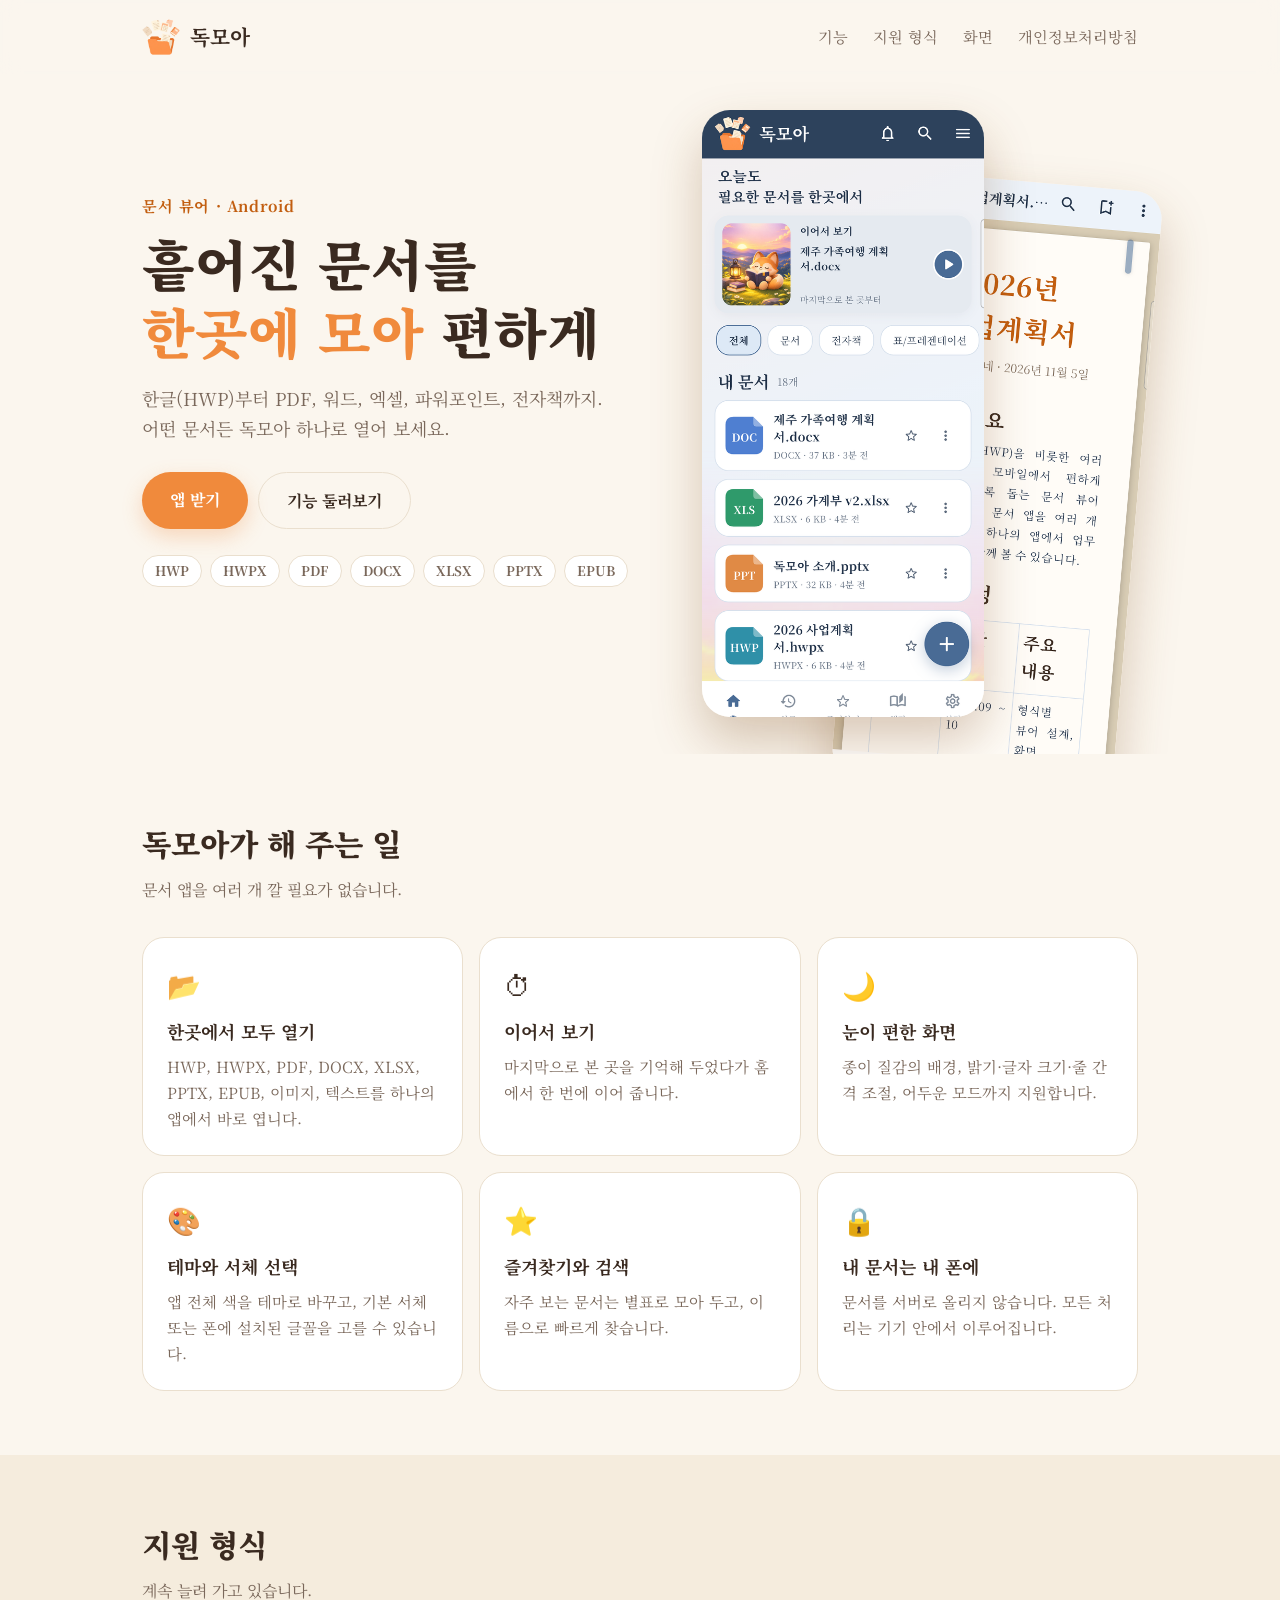
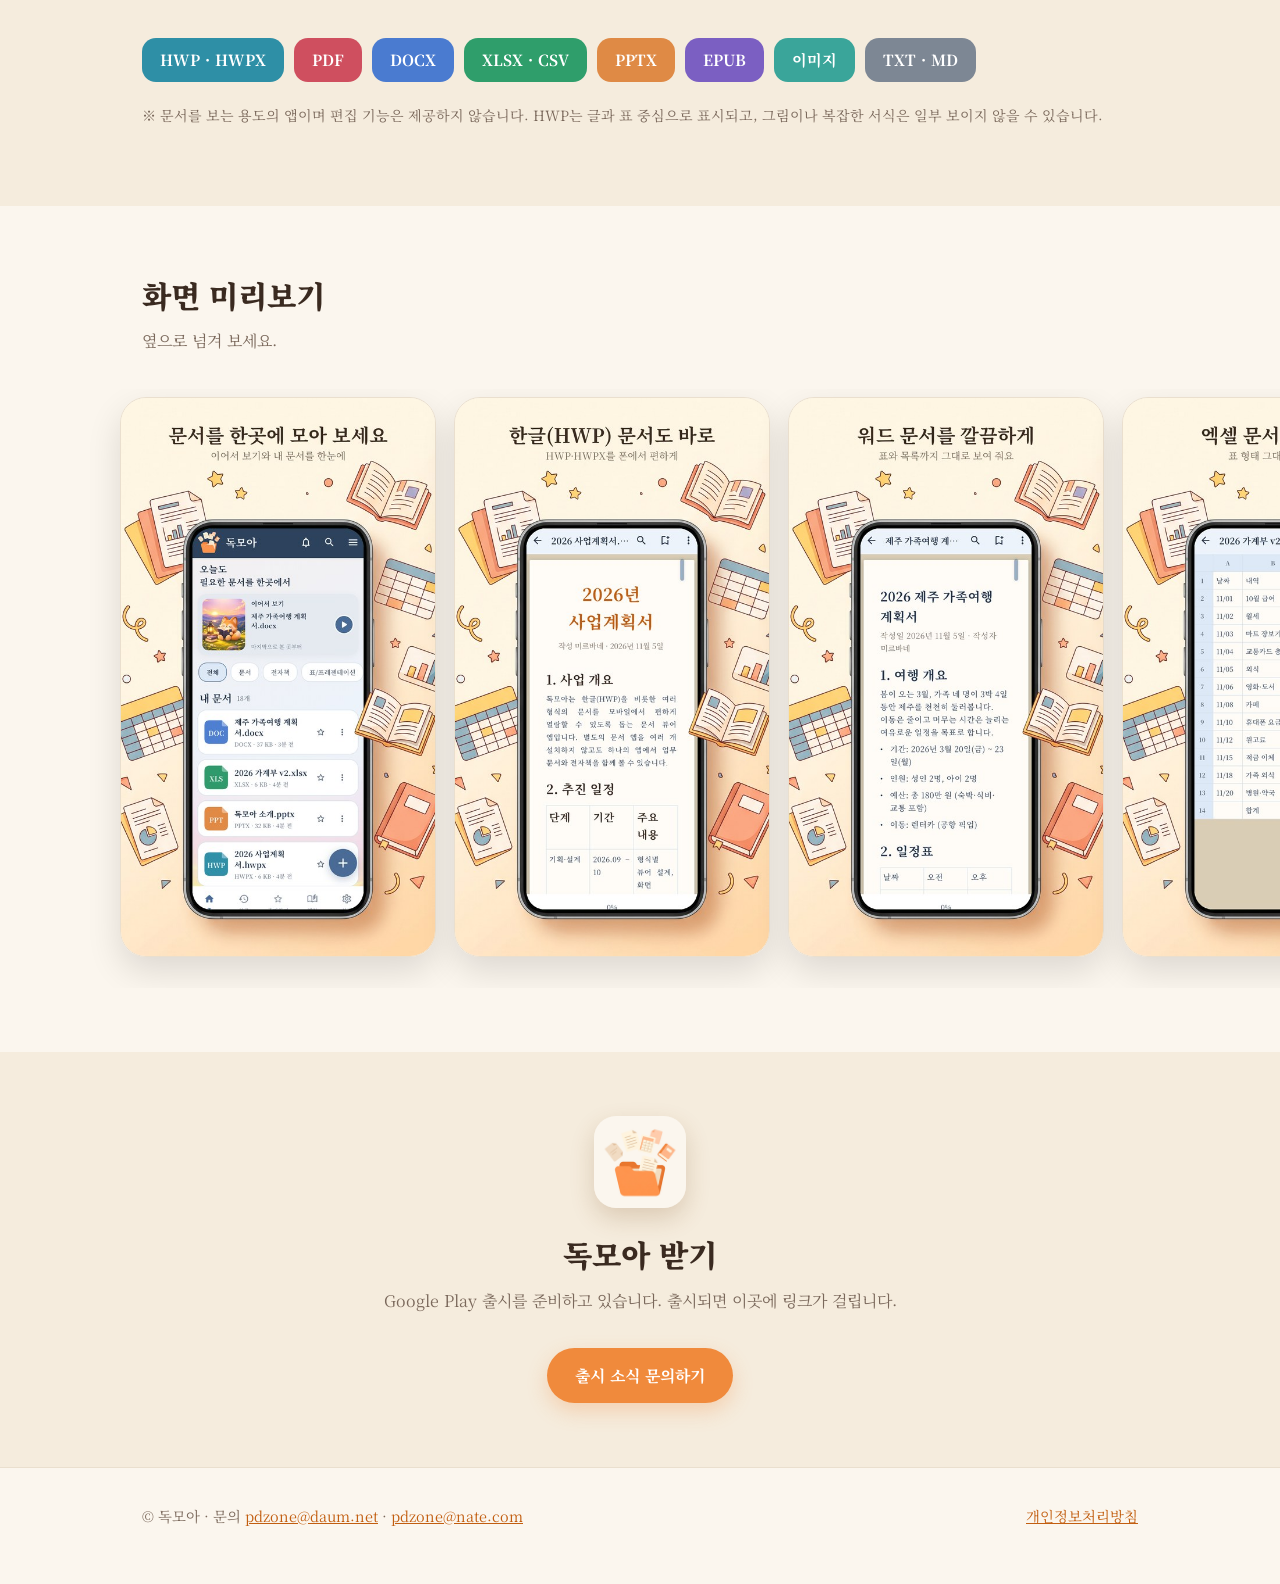
<file: index.html>
<!doctype html>
<html lang="ko">
<head>
  <meta charset="utf-8">
  <meta name="viewport" content="width=device-width, initial-scale=1">
  <title>독모아 – 문서를 한곳에 모아 보는 앱</title>
  <meta name="description" content="HWP, PDF, DOCX, XLSX, PPTX, EPUB까지. 흩어진 문서를 한곳에서 편하게 여는 문서 뷰어, 독모아.">
  <meta property="og:title" content="독모아 – 문서를 한곳에 모아 보는 앱">
  <meta property="og:description" content="HWP, PDF, 워드, 엑셀, 파워포인트, 전자책을 하나의 앱에서.">
  <meta property="og:image" content="img/og.png">
  <link rel="icon" href="img/favicon.png">
  <link rel="preconnect" href="https://fonts.googleapis.com">
  <link rel="preconnect" href="https://fonts.gstatic.com" crossorigin>
  <link href="https://fonts.googleapis.com/css2?family=Noto+Serif+KR:wght@400;600;700;900&display=swap" rel="stylesheet">
  <link rel="stylesheet" href="style.css">
</head>
<body>
  <header class="top">
    <div class="wrap">
      <a class="brand" href="./"><img src="img/logo.png" alt="">독모아</a>
      <nav>
        <a href="#features">기능</a>
        <a href="#formats">지원 형식</a>
        <a href="#screens">화면</a>
        <a href="privacy.html">개인정보처리방침</a>
      </nav>
    </div>
  </header>

  <main>
    <section class="hero">
      <div class="wrap">
        <div class="copy">
          <p class="eyebrow">문서 뷰어 · Android</p>
          <h1>흩어진 문서를<br><em>한곳에 모아</em> 편하게</h1>
          <p class="lead">한글(HWP)부터 PDF, 워드, 엑셀, 파워포인트, 전자책까지.<br class="pc">어떤 문서든 독모아 하나로 열어 보세요.</p>
          <div class="cta">
            <a class="btn" href="#download">앱 받기</a>
            <a class="btn ghost" href="#features">기능 둘러보기</a>
          </div>
          <ul class="chips">
            <li>HWP</li><li>HWPX</li><li>PDF</li><li>DOCX</li><li>XLSX</li><li>PPTX</li><li>EPUB</li>
          </ul>
        </div>
        <div class="art">
          <img class="phone" src="img/app_home.png" alt="독모아 홈 화면">
          <img class="phone back" src="img/app_hwpx.png" alt="한글 문서를 연 화면">
        </div>
      </div>
    </section>

    <section id="features">
      <div class="wrap">
        <h2>독모아가 해 주는 일</h2>
        <p class="sub">문서 앱을 여러 개 깔 필요가 없습니다.</p>
        <div class="grid">
          <div class="card"><div class="ico">📂</div><h3>한곳에서 모두 열기</h3><p>HWP, HWPX, PDF, DOCX, XLSX, PPTX, EPUB, 이미지, 텍스트를 하나의 앱에서 바로 엽니다.</p></div>
          <div class="card"><div class="ico">⏱</div><h3>이어서 보기</h3><p>마지막으로 본 곳을 기억해 두었다가 홈에서 한 번에 이어 줍니다.</p></div>
          <div class="card"><div class="ico">🌙</div><h3>눈이 편한 화면</h3><p>종이 질감의 배경, 밝기·글자 크기·줄 간격 조절, 어두운 모드까지 지원합니다.</p></div>
          <div class="card"><div class="ico">🎨</div><h3>테마와 서체 선택</h3><p>앱 전체 색을 테마로 바꾸고, 기본 서체 또는 폰에 설치된 글꼴을 고를 수 있습니다.</p></div>
          <div class="card"><div class="ico">⭐</div><h3>즐겨찾기와 검색</h3><p>자주 보는 문서는 별표로 모아 두고, 이름으로 빠르게 찾습니다.</p></div>
          <div class="card"><div class="ico">🔒</div><h3>내 문서는 내 폰에</h3><p>문서를 서버로 올리지 않습니다. 모든 처리는 기기 안에서 이루어집니다.</p></div>
        </div>
      </div>
    </section>

    <section id="formats" class="tint">
      <div class="wrap">
        <h2>지원 형식</h2>
        <p class="sub">계속 늘려 가고 있습니다.</p>
        <div class="badges">
          <span class="badge b-hwp">HWP · HWPX</span>
          <span class="badge b-pdf">PDF</span>
          <span class="badge b-doc">DOCX</span>
          <span class="badge b-xls">XLSX · CSV</span>
          <span class="badge b-ppt">PPTX</span>
          <span class="badge b-epub">EPUB</span>
          <span class="badge b-img">이미지</span>
          <span class="badge b-txt">TXT · MD</span>
        </div>
        <p class="note">※ 문서를 보는 용도의 앱이며 편집 기능은 제공하지 않습니다. HWP는 글과 표 중심으로 표시되고, 그림이나 복잡한 서식은 일부 보이지 않을 수 있습니다.</p>
      </div>
    </section>

    <section id="screens">
      <div class="wrap">
        <h2>화면 미리보기</h2>
        <p class="sub">옆으로 넘겨 보세요.</p>
      </div>
      <div class="shots">
        <figure><img src="img/shot_01_home.jpg" alt="홈 화면" loading="lazy"></figure>
        <figure><img src="img/shot_02_hwpx.jpg" alt="한글 문서" loading="lazy"></figure>
        <figure><img src="img/shot_03_docx.jpg" alt="워드 문서" loading="lazy"></figure>
        <figure><img src="img/shot_04_xlsx.jpg" alt="엑셀 문서" loading="lazy"></figure>
        <figure><img src="img/shot_06_epub.jpg" alt="전자책" loading="lazy"></figure>
        <figure><img src="img/shot_07_dark.jpg" alt="다크 모드" loading="lazy"></figure>
        <figure><img src="img/shot_08_theme.jpg" alt="테마 선택" loading="lazy"></figure>
      </div>
    </section>

    <section id="download" class="tint">
      <div class="wrap center">
        <img class="appicon" src="img/favicon.png" alt="">
        <h2>독모아 받기</h2>
        <p class="sub">Google Play 출시를 준비하고 있습니다. 출시되면 이곳에 링크가 걸립니다.</p>
        <a class="btn" href="mailto:pdzone@daum.net">출시 소식 문의하기</a>
      </div>
    </section>
  </main>

  <footer>
    <div class="wrap">
      <div>© 독모아 · 문의 <a href="mailto:pdzone@daum.net">pdzone@daum.net</a> · <a href="mailto:pdzone@nate.com">pdzone@nate.com</a></div>
      <div><a href="privacy.html">개인정보처리방침</a></div>
    </div>
  </footer>
</body>
</html>
</file>
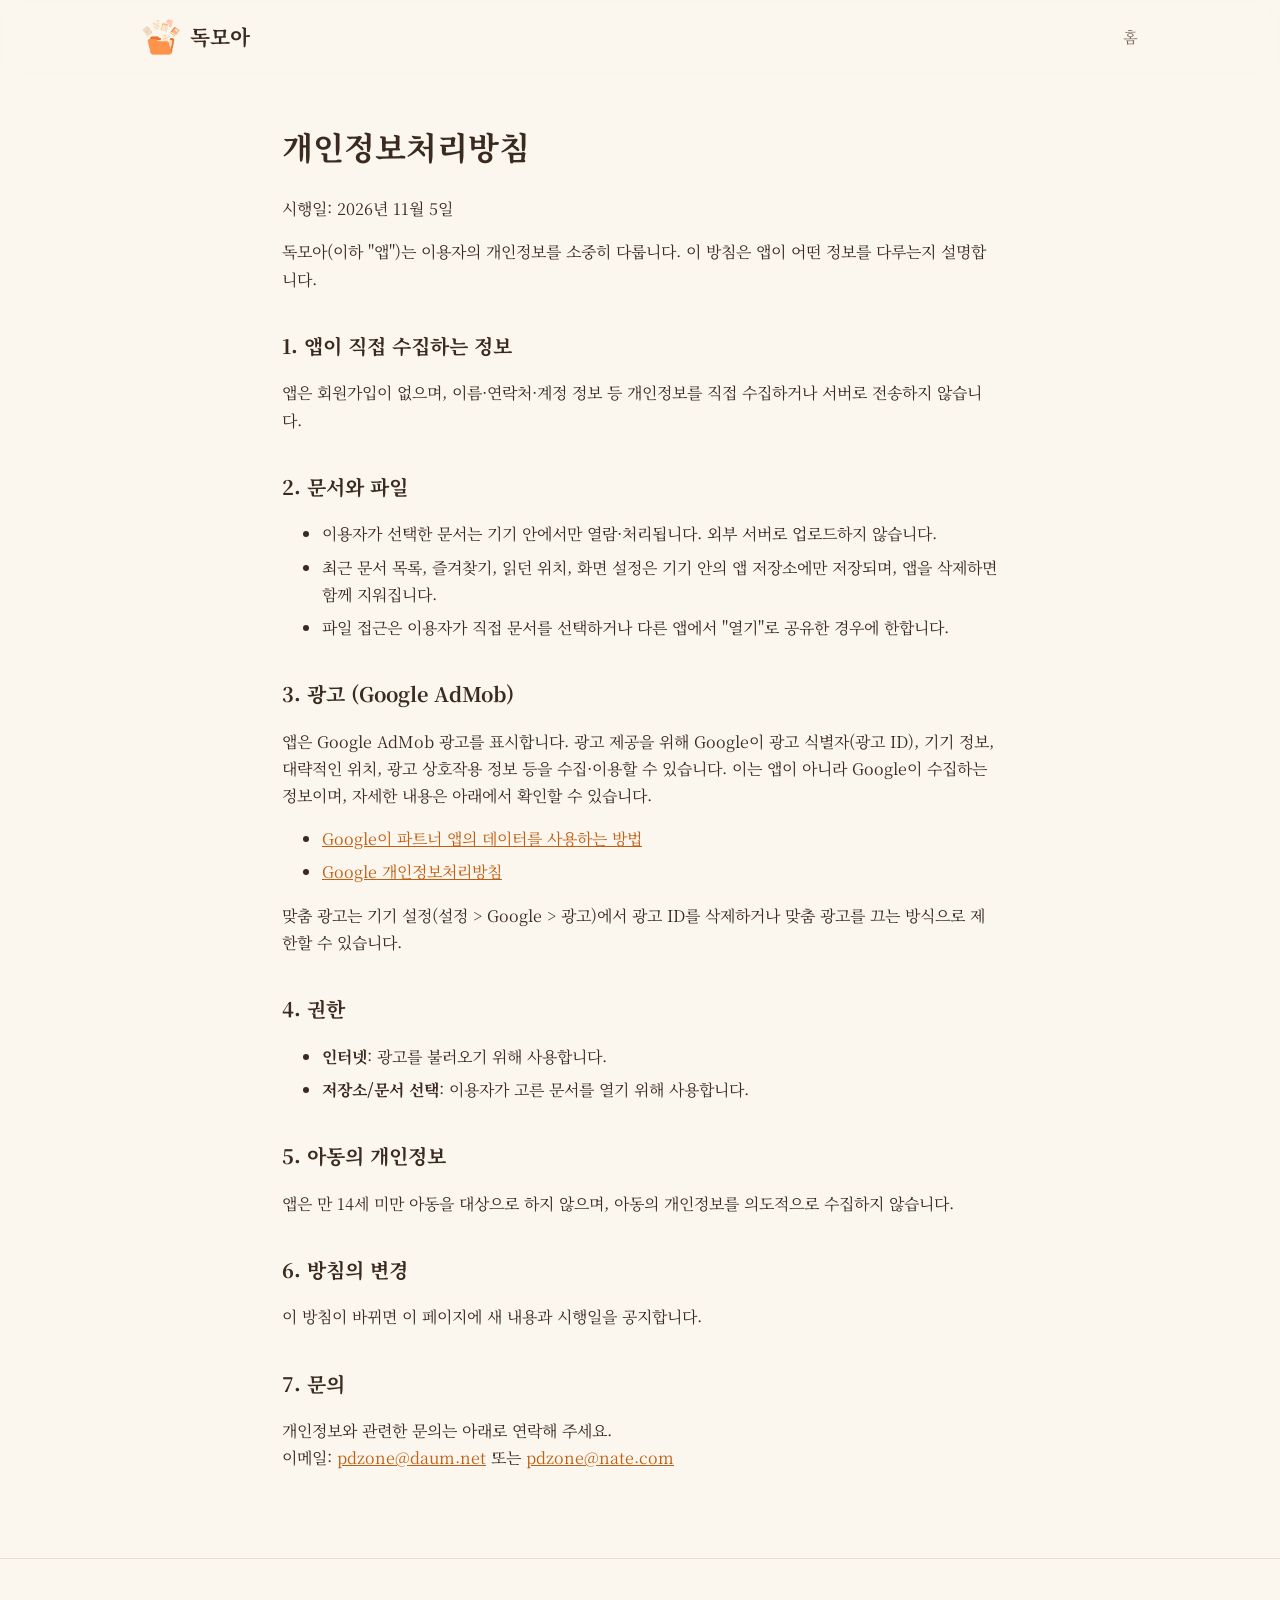
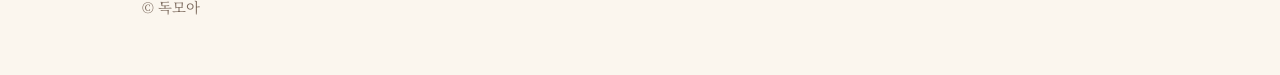
<file: privacy.html>
<!doctype html>
<html lang="ko">
<head>
  <meta charset="utf-8">
  <meta name="viewport" content="width=device-width, initial-scale=1">
  <title>독모아 개인정보처리방침</title>
  <link rel="icon" href="img/logo.png">
  <link rel="preconnect" href="https://fonts.googleapis.com">
  <link href="https://fonts.googleapis.com/css2?family=Noto+Serif+KR:wght@400;600;700&display=swap" rel="stylesheet">
  <link rel="stylesheet" href="style.css">
</head>
<body>
  <header class="top">
    <div class="wrap">
      <a class="brand" href="./"><img src="img/logo.png" alt="">독모아</a>
      <nav><a href="./">홈</a></nav>
    </div>
  </header>
  <main class="wrap doc">
    <h1>개인정보처리방침</h1>
    <p>시행일: 2026년 11월 5일</p>
    <p>독모아(이하 "앱")는 이용자의 개인정보를 소중히 다룹니다. 이 방침은 앱이 어떤 정보를 다루는지 설명합니다.</p>

    <h2>1. 앱이 직접 수집하는 정보</h2>
    <p>앱은 회원가입이 없으며, 이름·연락처·계정 정보 등 개인정보를 직접 수집하거나 서버로 전송하지 않습니다.</p>

    <h2>2. 문서와 파일</h2>
    <ul>
      <li>이용자가 선택한 문서는 기기 안에서만 열람·처리됩니다. 외부 서버로 업로드하지 않습니다.</li>
      <li>최근 문서 목록, 즐겨찾기, 읽던 위치, 화면 설정은 기기 안의 앱 저장소에만 저장되며, 앱을 삭제하면 함께 지워집니다.</li>
      <li>파일 접근은 이용자가 직접 문서를 선택하거나 다른 앱에서 "열기"로 공유한 경우에 한합니다.</li>
    </ul>

    <h2>3. 광고 (Google AdMob)</h2>
    <p>앱은 Google AdMob 광고를 표시합니다. 광고 제공을 위해 Google이 광고 식별자(광고 ID), 기기 정보, 대략적인 위치, 광고 상호작용 정보 등을 수집·이용할 수 있습니다. 이는 앱이 아니라 Google이 수집하는 정보이며, 자세한 내용은 아래에서 확인할 수 있습니다.</p>
    <ul>
      <li><a href="https://policies.google.com/technologies/partner-sites">Google이 파트너 앱의 데이터를 사용하는 방법</a></li>
      <li><a href="https://policies.google.com/privacy">Google 개인정보처리방침</a></li>
    </ul>
    <p>맞춤 광고는 기기 설정(설정 &gt; Google &gt; 광고)에서 광고 ID를 삭제하거나 맞춤 광고를 끄는 방식으로 제한할 수 있습니다.</p>

    <h2>4. 권한</h2>
    <ul>
      <li><strong>인터넷</strong>: 광고를 불러오기 위해 사용합니다.</li>
      <li><strong>저장소/문서 선택</strong>: 이용자가 고른 문서를 열기 위해 사용합니다.</li>
    </ul>

    <h2>5. 아동의 개인정보</h2>
    <p>앱은 만 14세 미만 아동을 대상으로 하지 않으며, 아동의 개인정보를 의도적으로 수집하지 않습니다.</p>

    <h2>6. 방침의 변경</h2>
    <p>이 방침이 바뀌면 이 페이지에 새 내용과 시행일을 공지합니다.</p>

    <h2>7. 문의</h2>
    <p>개인정보와 관련한 문의는 아래로 연락해 주세요.<br>
    이메일: <a href="mailto:pdzone@daum.net">pdzone@daum.net</a> 또는 <a href="mailto:pdzone@nate.com">pdzone@nate.com</a></p>
  </main>
  <footer><div class="wrap">© 독모아</div></footer>
</body>
</html>
</file>
<file: style.css>
:root {
  --bg: #fbf6ee;
  --tint: #f5ecdd;
  --card: #ffffff;
  --ink: #3a2a20;
  --muted: #7a685b;
  --accent: #f08a3c;
  --accent-dark: #c25e10;
  --line: #eadfce;
}
@media (prefers-color-scheme: dark) {
  :root {
    --bg: #1d1914;
    --tint: #231e18;
    --card: #28221c;
    --ink: #f4ebe0;
    --muted: #b7a898;
    --accent-dark: #f39a52;
    --line: #3a3128;
  }
}
* { box-sizing: border-box; }
html { scroll-behavior: smooth; }
body {
  margin: 0;
  background: var(--bg);
  color: var(--ink);
  font-family: 'Noto Serif KR', 'Apple SD Gothic Neo', 'Malgun Gothic', serif;
  line-height: 1.7;
  -webkit-font-smoothing: antialiased;
}
a { color: var(--accent-dark); }
img { max-width: 100%; }
.wrap { max-width: 1040px; margin: 0 auto; padding: 0 22px; }
.center { text-align: center; }

header.top { padding: 18px 0; position: sticky; top: 0; z-index: 5; backdrop-filter: blur(10px); background: color-mix(in srgb, var(--bg) 82%, transparent); }
header.top .wrap { display: flex; flex-wrap: wrap; gap: 8px 18px; align-items: center; justify-content: space-between; }
.brand { white-space: nowrap; display: flex; align-items: center; gap: 10px; font-weight: 700; font-size: 1.3rem; text-decoration: none; color: var(--ink); }
.brand img { width: 38px; height: 38px; }
nav a { white-space: nowrap; margin-left: 20px; color: var(--muted); text-decoration: none; font-size: .95rem; }
nav a:hover { color: var(--accent-dark); }

.hero { padding: 36px 0 84px; overflow: hidden; }
.hero .wrap { display: grid; grid-template-columns: 1.05fr .95fr; gap: 40px; align-items: center; }
.eyebrow { color: var(--accent-dark); font-weight: 700; letter-spacing: .04em; margin: 0 0 10px; font-size: .95rem; }
.hero h1 { font-size: clamp(2.1rem, 5.2vw, 3.4rem); line-height: 1.25; margin: 0 0 18px; font-weight: 900; }
.hero h1 em { font-style: normal; color: var(--accent); }
.hero .lead { color: var(--muted); font-size: 1.12rem; margin: 0 0 28px; }
.cta { display: flex; flex-wrap: wrap; gap: 10px; margin-bottom: 26px; }
.btn { display: inline-block; background: var(--accent); color: #fff; padding: 14px 28px; border-radius: 999px; text-decoration: none; font-weight: 700; box-shadow: 0 8px 20px rgba(240, 138, 60, .28); }
.btn.ghost { background: transparent; color: var(--ink); border: 1px solid var(--line); box-shadow: none; }
.chips { list-style: none; padding: 0; margin: 0; display: flex; flex-wrap: wrap; gap: 8px; }
.chips li { font-size: .82rem; font-weight: 700; padding: 4px 12px; border-radius: 999px; background: var(--card); border: 1px solid var(--line); color: var(--muted); }

.art { position: relative; height: 560px; }
.phone { position: absolute; width: min(300px, 62%); border-radius: 28px; box-shadow: 0 24px 50px rgba(120, 70, 20, .28); }
.phone:not(.back) { left: 4%; top: 0; z-index: 2; }
.phone.back { right: 0; top: 70px; transform: rotate(5deg); }

section { padding: 64px 0; }
section.tint { background: var(--tint); }
section h2 { font-size: 1.9rem; margin: 0 0 6px; font-weight: 900; }
section .sub { color: var(--muted); margin: 0 0 34px; }
.grid { display: grid; grid-template-columns: repeat(auto-fit, minmax(270px, 1fr)); gap: 16px; }
.card { background: var(--card); border: 1px solid var(--line); border-radius: 22px; padding: 24px; }
.card .ico { font-size: 1.7rem; margin-bottom: 8px; }
.card h3 { margin: 0 0 6px; font-size: 1.12rem; }
.card p { margin: 0; color: var(--muted); font-size: .96rem; }

.badges { display: flex; flex-wrap: wrap; gap: 10px; }
.badge { color: #fff; border-radius: 14px; padding: 9px 18px; font-weight: 700; font-size: .95rem; }
.b-hwp { background: #2e8fa6; } .b-pdf { background: #cf4f5f; } .b-doc { background: #4a7bd0; }
.b-xls { background: #2f9e6b; } .b-ppt { background: #df8a45; } .b-epub { background: #7b5fc2; }
.b-img { background: #3aa59a; } .b-txt { background: #7d8794; }
.note { color: var(--muted); font-size: .88rem; margin-top: 22px; }

.shots { display: flex; gap: 18px; overflow-x: auto; padding: 8px max(22px, calc((100vw - 1040px) / 2)) 24px; scroll-snap-type: x proximity; }
.shots figure { margin: 0; flex: 0 0 auto; scroll-snap-align: center; }
.shots img { height: 560px; width: auto; border-radius: 26px; border: 1px solid var(--line); box-shadow: 0 14px 34px rgba(0, 0, 0, .12); }

.appicon { width: 92px; height: 92px; border-radius: 22px; margin-bottom: 14px; box-shadow: 0 10px 24px rgba(120, 70, 20, .2); }
footer { padding: 36px 0 56px; color: var(--muted); font-size: .9rem; border-top: 1px solid var(--line); }
footer .wrap { display: flex; flex-wrap: wrap; gap: 8px 24px; justify-content: space-between; }

.doc { padding: 24px 22px 70px; max-width: 760px; }
.doc h1 { font-size: 2rem; }
.doc h2 { font-size: 1.25rem; margin-top: 36px; }
.doc li { margin: 6px 0; }

@media (max-width: 800px) {
  .hero .wrap { grid-template-columns: 1fr; text-align: center; }
  .hero .cta, .chips { justify-content: center; }
  .art { height: 470px; order: -1; max-width: 420px; margin: 0 auto; width: 100%; }
  .phone { width: 56%; }
  .shots img { height: 440px; }
  .pc { display: none; }
  nav a { margin-left: 12px; font-size: .88rem; }
}
</file>
